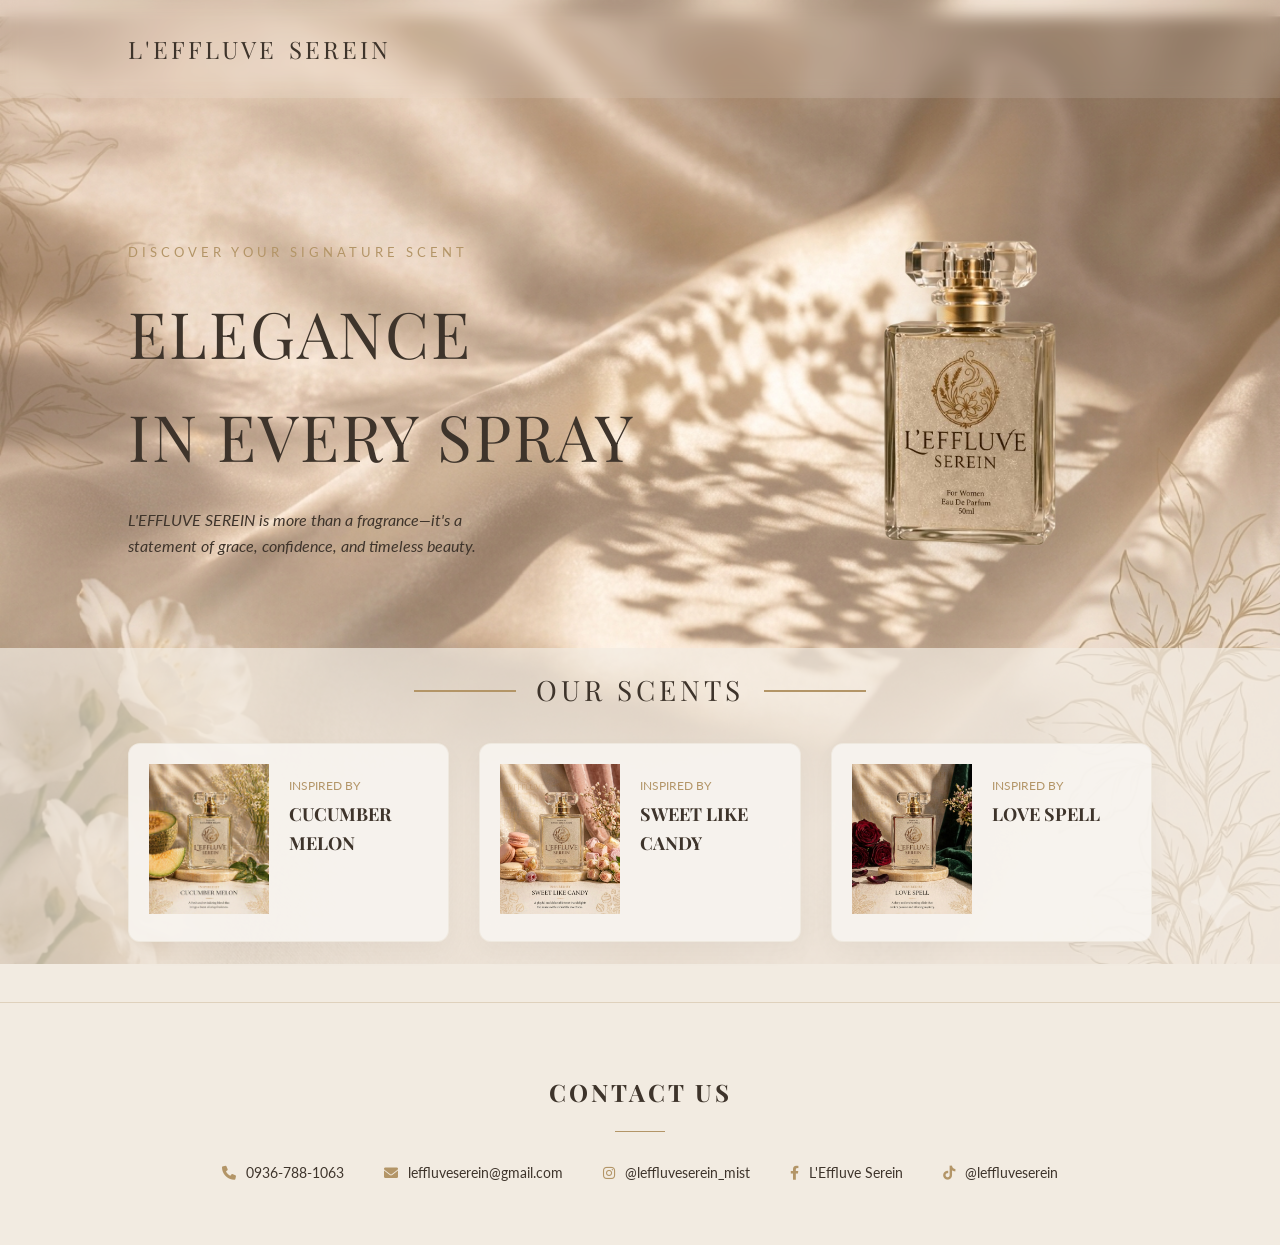
<file: index.html>
<!DOCTYPE html>
<html lang="en">
<head>
    <meta charset="UTF-8">
    <meta name="viewport" content="width=device-width, initial-scale=1.0">
    <title>L'EFFLUVE SEREIN | Elegance in Every Spray</title>
    <link rel="icon" type="image/png" sizes="32x32" href="imglogo.png.png">
    <link rel="apple-touch-icon" href="imglogo.png.png">
    
    <link rel="stylesheet" href="style.css">
    <link href="https://fonts.googleapis.com/css2?family=Playfair+Display:ital,wght@0,400;0,700;1,400&family=Lato:wght@300;400&display=swap" rel="stylesheet">
    <link rel="stylesheet" href="https://cdnjs.cloudflare.com/ajax/libs/font-awesome/6.0.0/css/all.min.css">
</head>
<body>

    <header>
        <div class="logo">L'EFFLUVE <span>SEREIN</span></div>
    </header>

    <section class="hero">
        <div class="hero-content">
            <p class="subtitle">DISCOVER YOUR SIGNATURE SCENT</p>
            <h1>ELEGANCE <br> IN EVERY SPRAY</h1>
            <p class="description">L'EFFLUVE SEREIN is more than a fragrance—it's a statement of grace, confidence, and timeless beauty.</p>
        </div>
        <div class="hero-image">
            <img src="signaturescent.png.png" alt="Signature Scent">
        </div>
    </section>

    <section class="scents-section">
    <div class="section-title">
        <hr> <span>OUR SCENTS</span> <hr>
    </div>
    
    <div class="scents-grid">
        <div class="product-card">
            <div class="product-img">
                <img src="cucumbermelon.png.png" alt="Cucumber Melon">
            </div>
            <div class="product-info">
                <p class="inspired">INSPIRED BY</p>
                <h3>CUCUMBER MELON</h3>
            </div>
            <div class="product-overlay">
                <div class="overlay-content">
                    <h3>CUCUMBER MELON</h3>
                    <div class="footer-line" style="background: var(--text-gold); width: 30px; margin: 10px auto;"></div>
                    <p>A fresh and revitalizing blend that brings a burst of crisp freshness. This scent captures the essence of summer with cool cucumber and sweet honeydew.</p>
                </div>
            </div>
        </div>

        <div class="product-card">
            <div class="product-img">
                <img src="sweetlikecandy.png.png" alt="Sweet Like Candy">
            </div>
            <div class="product-info">
                <p class="inspired">INSPIRED BY</p>
                <h3>SWEET LIKE CANDY</h3>
            </div>
            <div class="product-overlay">
                <div class="overlay-content">
                    <h3>SWEET LIKE CANDY</h3>
                    <div class="footer-line" style="background: var(--text-gold); width: 30px; margin: 10px auto;"></div>
                    <p>A playful and sweet fragrance that delights the senses with a soft, feminine touch. Notes of sugar-frosted blackberries and fluffy marshmallow.</p>
                </div>
            </div>
        </div>

        <div class="product-card">
            <div class="product-img">
                <img src="lovespell.png.png" alt="Love Spell">
            </div>
            <div class="product-info">
                <p class="inspired">INSPIRED BY</p>
                <h3>LOVE SPELL</h3>
            </div>
            <div class="product-overlay">
                <div class="overlay-content">
                    <h3>LOVE SPELL</h3>
                    <div class="footer-line" style="background: var(--text-gold); width: 30px; margin: 10px auto;"></div>
                    <p>A romantic and enchanting scent that leaves a lasting impression. Infused with cherry blossom, fresh peach, and white jasmine for ultimate elegance.</p>
                </div>
            </div>
        </div>
    </div>
</section>

<footer class="contact-section">
    <h2>CONTACT US</h2>
    <div class="footer-line"></div>
    <div class="contact-links">
        <div class="contact-item">
            <i class="fa-solid fa-phone"></i>
            <a href="tel:09367881063">0936-788-1063</a>
        </div>
        
        <div class="contact-item">
            <i class="fa-solid fa-envelope"></i>
            <a href="mailto:leffluveserein@gmail.com">leffluveserein@gmail.com</a>
        </div>
        
        <div class="contact-item">
            <i class="fa-brands fa-instagram"></i>
            <a href="https://www.instagram.com/leffluveserein_mist" target="_blank">@leffluveserein_mist</a>
        </div>
        
        <div class="contact-item">
            <i class="fa-brands fa-facebook-f"></i>
            <a href="https://www.facebook.com/profile.php?id=61570688556205" target="_blank">L'Effluve Serein</a>
        </div>

        <div class="contact-item">
            <i class="fa-brands fa-tiktok"></i>
            <a href="https://www.tiktok.com/@l.effluve.serein1" target="_blank">@leffluveserein</a>
        </div>
    </div>
</footer>
    <script src="script.js"></script>
</body>
</html>
</file>
<file: style.css>
:root {
    --text-gold: #B39567;
    --text-dark: #3E342B;
    /* Softened background colors to allow the silk texture to show through */
    --bg-overlay: rgba(242, 235, 225, 0.7); 
    --card-bg: rgba(248, 244, 240, 0.9);
}

body {
    margin: 0;
    padding: 0;
    font-family: 'Lato', sans-serif;
    color: var(--text-dark);
    line-height: 1.6;

    /* BACKGROUND IMAGE INTEGRATION */
    background-image: url('bgphoto.png.png'); 
    background-size: cover;
    background-position: center;
    background-attachment: fixed; 
    background-repeat: no-repeat;
    background-color: #F2EBE1; 
}

/* --- OPENING ANIMATION KEYFRAMES --- */
@keyframes fadeInUp {
    from {
        opacity: 0;
        transform: translateY(30px);
    }
    to {
        opacity: 1;
        transform: translateY(0);
    }
}

@keyframes fadeInRight {
    from {
        opacity: 0;
        transform: translateX(50px);
    }
    to {
        opacity: 1;
        transform: translateX(0);
    }
}

@keyframes float {
    0% { transform: translateY(0px); }
    50% { transform: translateY(-15px); }
    100% { transform: translateY(0px); }
}

/* Header */
header {
    display: flex;
    justify-content: space-between;
    align-items: center;
    padding: 30px 10%;
    background: rgba(255, 255, 255, 0.1);
    backdrop-filter: blur(8px);
    -webkit-backdrop-filter: blur(8px);
}

/* Applying Opening Animation to Header elements */
.logo {
    display: flex;
    align-items: center;
    gap: 12px;
    font-family: 'Playfair Display', serif;
    font-size: 24px;
    letter-spacing: 3px;
    opacity: 0;
    animation: fadeInUp 0.8s ease forwards;
    animation-delay: 0.2s;
}

.logo-emblem {
    height: 45px;
    width: auto;
}

nav a {
    text-decoration: none;
    color: var(--text-dark);
    margin-left: 30px;
    font-size: 14px;
    letter-spacing: 1px;
    opacity: 0;
    animation: fadeInUp 0.8s ease forwards;
}

/* Staggering Nav Links */
nav a:nth-child(1) { animation-delay: 0.3s; }
nav a:nth-child(2) { animation-delay: 0.4s; }

/* Hero Section - UPDATED SPACING */
.hero {
    display: flex;
    align-items: center;
    padding: 40px 10% 0 10%; 
    min-height: 60vh; 
}

.hero-content {
    flex: 1;
}

/* Applying Staggered Entrance to Hero Content */
.subtitle {
    color: var(--text-gold);
    letter-spacing: 4px;
    font-size: 13px;
    display: block;
    opacity: 0;
    animation: fadeInUp 0.8s ease forwards;
    animation-delay: 0.6s;
}

.hero-content h1 {
    font-family: 'Playfair Display', serif;
    font-size: 64px;
    font-weight: 400;
    margin: 20px 0;
    letter-spacing: 2px;
    opacity: 0;
    animation: fadeInUp 0.8s ease forwards;
    animation-delay: 0.8s;
}

.description {
    max-width: 400px;
    margin-bottom: 30px;
    font-style: italic;
    opacity: 0;
    animation: fadeInUp 0.8s ease forwards;
    animation-delay: 1s;
}

.btn-primary {
    background-color: var(--text-gold);
    color: white;
    border: none;
    padding: 12px 25px;
    cursor: pointer;
    font-family: 'Lato', sans-serif;
    letter-spacing: 1px;
    transition: 0.3s;
    opacity: 0;
    animation: fadeInUp 0.8s ease forwards;
    animation-delay: 1.2s;
}

.btn-primary:hover {
    background-color: #8f7752;
}

.hero-image {
    flex: 1;
    text-align: right;
    opacity: 0;
    animation: fadeInRight 1.2s ease forwards;
    animation-delay: 0.5s;
}

.hero-image img {
    max-width: 70%;
    filter: drop-shadow(20px 20px 40px rgba(0,0,0,0.1));
    /* Luxury Floating Effect */
    animation: float 4s ease-in-out infinite;
}

/* Our Scents Section - UPDATED TO PULL ABOVE */
.scents-section {
    padding: 20px 10% 60px 10%; 
    background-color: var(--bg-overlay);
    margin-top: -30px; 
}

.section-title {
    display: flex;
    align-items: center;
    justify-content: center;
    margin-bottom: 30px; 
}

.section-title hr {
    flex: 1;
    border: 0.5px solid var(--text-gold);
    max-width: 100px;
    margin: 0 20px;
}

.section-title span {
    font-family: 'Playfair Display', serif;
    font-size: 28px;
    letter-spacing: 4px;
}

.scents-grid {
    display: grid;
    grid-template-columns: repeat(auto-fit, minmax(300px, 1fr));
    gap: 30px;
}

/* --- AUTOMATIC HOVER OVERLAY CODE --- */
.product-card {
    background: var(--card-bg);
    position: relative; 
    overflow: hidden;   
    display: flex;
    padding: 20px;
    border-radius: 12px;
    box-shadow: 0 10px 25px rgba(0,0,0,0.03);
    border: 1px solid rgba(179, 149, 103, 0.1);
    cursor: pointer;
    transition: transform 0.3s ease;
}

.product-card:hover {
    transform: translateY(-5px);
}

.product-img img {
    width: 120px;
    height: auto;
}

.product-info {
    padding-left: 20px;
}

.inspired {
    color: var(--text-gold);
    font-size: 12px;
    margin-bottom: 5px;
}

.product-info h3 {
    font-family: 'Playfair Display', serif;
    font-size: 18px;
    margin: 5px 0;
}

/* The Hover Overlay */
.product-overlay {
    position: absolute;
    top: 0;
    left: 0;
    width: 100%;
    height: 100%;
    background: rgba(62, 52, 43, 0.95);
    backdrop-filter: blur(8px);
    display: flex;
    align-items: center;
    justify-content: center;
    padding: 25px;
    box-sizing: border-box;
    text-align: center;
    opacity: 0;
    transform: translateY(10px);
    transition: all 0.4s ease-in-out;
}

.product-card:hover .product-overlay {
    opacity: 1;
    transform: translateY(0);
}

.overlay-content h3 {
    font-family: 'Playfair Display', serif;
    color: var(--text-gold);
    font-size: 20px;
    margin-bottom: 10px;
}

.overlay-content p {
    color: #fff;
    font-size: 13px;
    line-height: 1.5;
}

/* Footer / Contact */
.contact-section {
    padding: 50px 10%;
    text-align: center;
    background-color: rgba(242, 235, 225, 0.9);
    border-top: 1px solid rgba(179, 149, 103, 0.3);
}

.contact-section h2 {
    font-family: 'Playfair Display', serif;
    letter-spacing: 3px;
}

.footer-line {
    width: 50px;
    height: 1px;
    background: var(--text-gold);
    margin: 20px auto;
}

.contact-links {
    display: flex;
    justify-content: center;
    flex-wrap: wrap;
    gap: 40px;
    margin-top: 30px;
}

.contact-item {
    display: flex;
    align-items: center;
    justify-content: center;
    gap: 10px;
    font-size: 14px;
    margin-bottom: 10px;
}

.contact-item i { color: var(--text-gold); }

.contact-item a {
    text-decoration: none; 
    color: inherit;       
    transition: 0.3s;     
}

.contact-item a:hover {
    color: var(--text-gold); 
}

/* Responsive Adjustments */
/* --- MOBILE RESPONSIVENESS --- */
@media (max-width: 768px) {
    
    /* 1. Header & Navigation */
    header {
        flex-direction: column; /* Stack logo above nav */
        padding: 20px 5%;
        gap: 15px;
    }
    
    nav a {
        margin: 0 10px; /* Bring links closer together */
        font-size: 12px;
    }

    /* 2. Hero Section (Elegance in Every Spray) */
    .hero {
        flex-direction: column-reverse; /* Put the bottle above the text on mobile */
        text-align: center;
        padding-top: 20px;
    }

    .hero-content h1 {
        font-size: 38px; /* Shrink title so it fits on one screen */
        margin: 10px 0;
    }

    .description {
        margin: 0 auto 20px auto; /* Center the description */
        font-size: 14px;
    }

    .hero-image {
        text-align: center;
        margin-bottom: 30px;
    }

    .hero-image img {
        max-width: 60%; /* Make bottle slightly smaller for mobile */
    }

    /* 3. Our Scents Grid */
    .scents-section {
        padding: 40px 5%;
        margin-top: 0; /* Remove negative margin on small screens */
    }

    .scents-grid {
        grid-template-columns: 1fr; /* Force one scent per row */
        gap: 20px;
    }

    .product-card {
        flex-direction: column; /* Image on top of text */
        align-items: center;
        text-align: center;
    }

    .product-info {
        padding-left: 0;
        padding-top: 15px;
    }

    /* 4. Contact/Footer */
    .contact-links {
        flex-direction: column;
        gap: 20px;
    }
}
</file>
